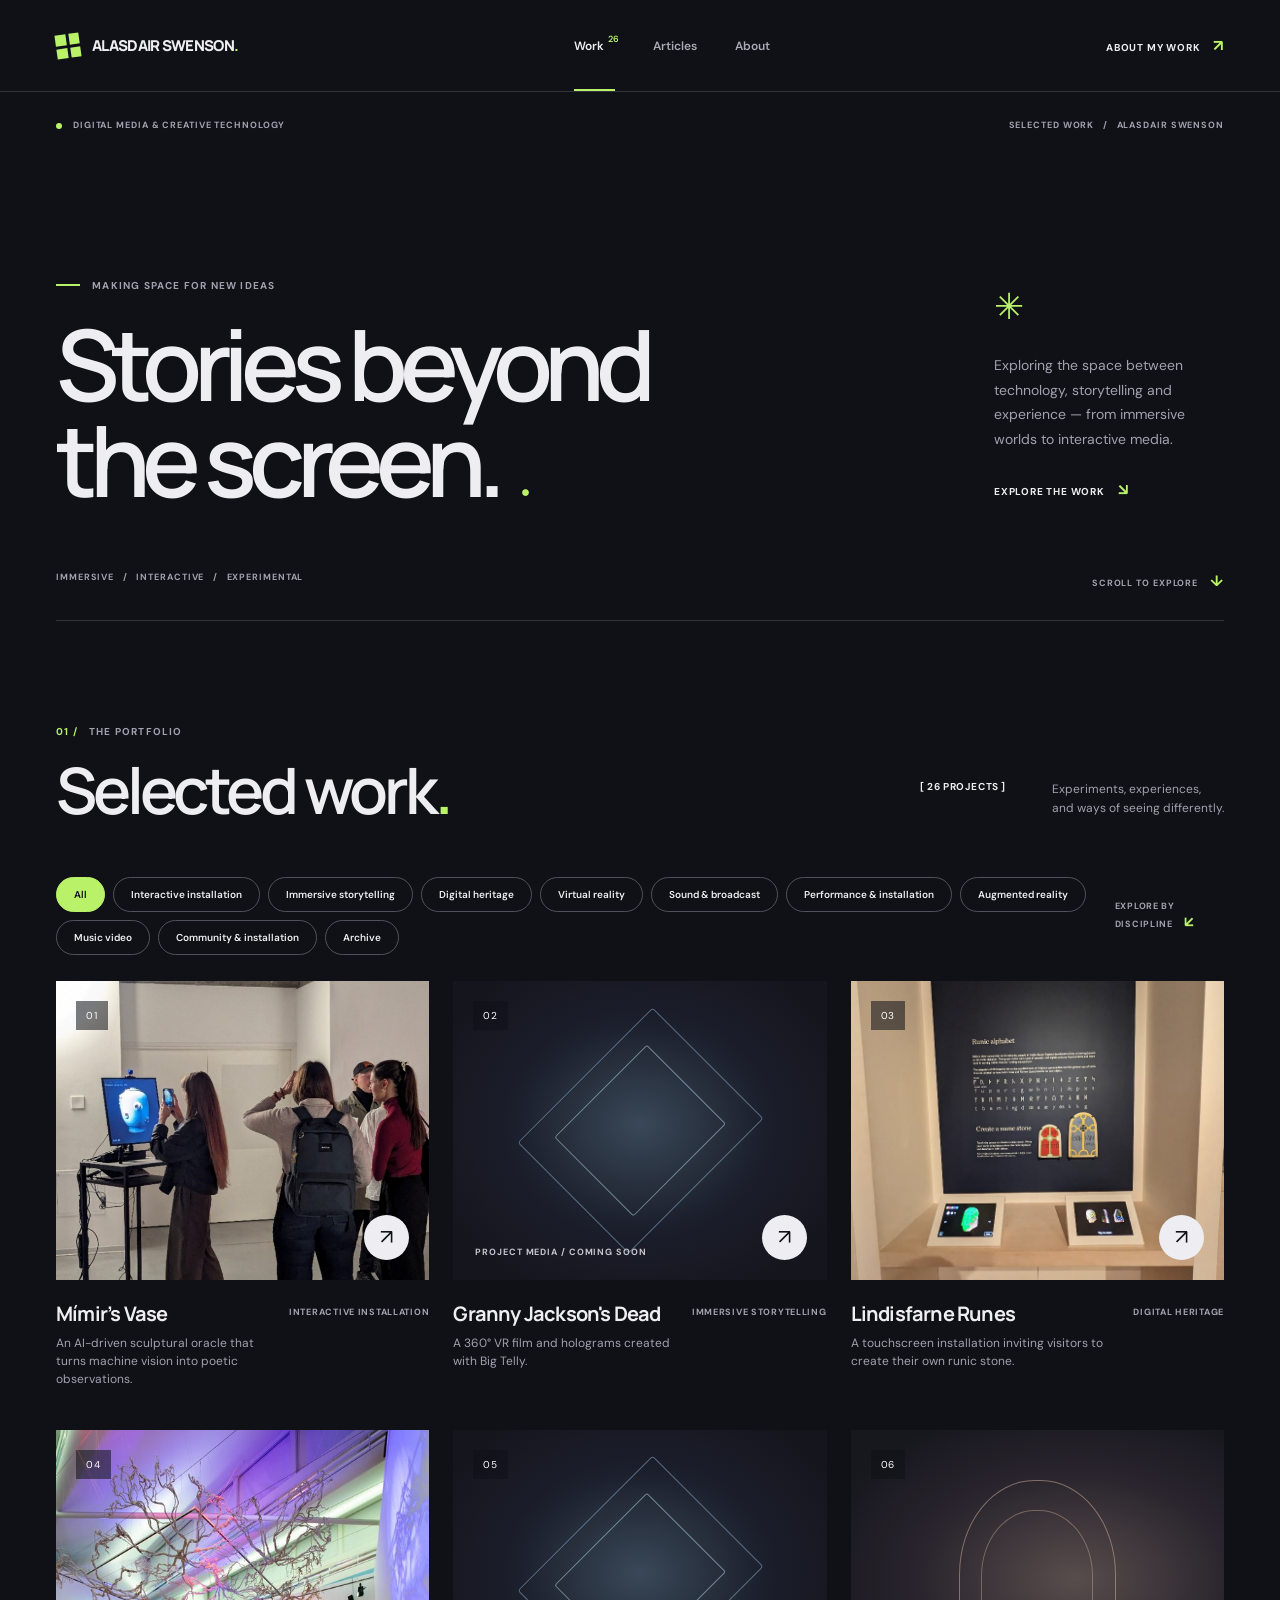
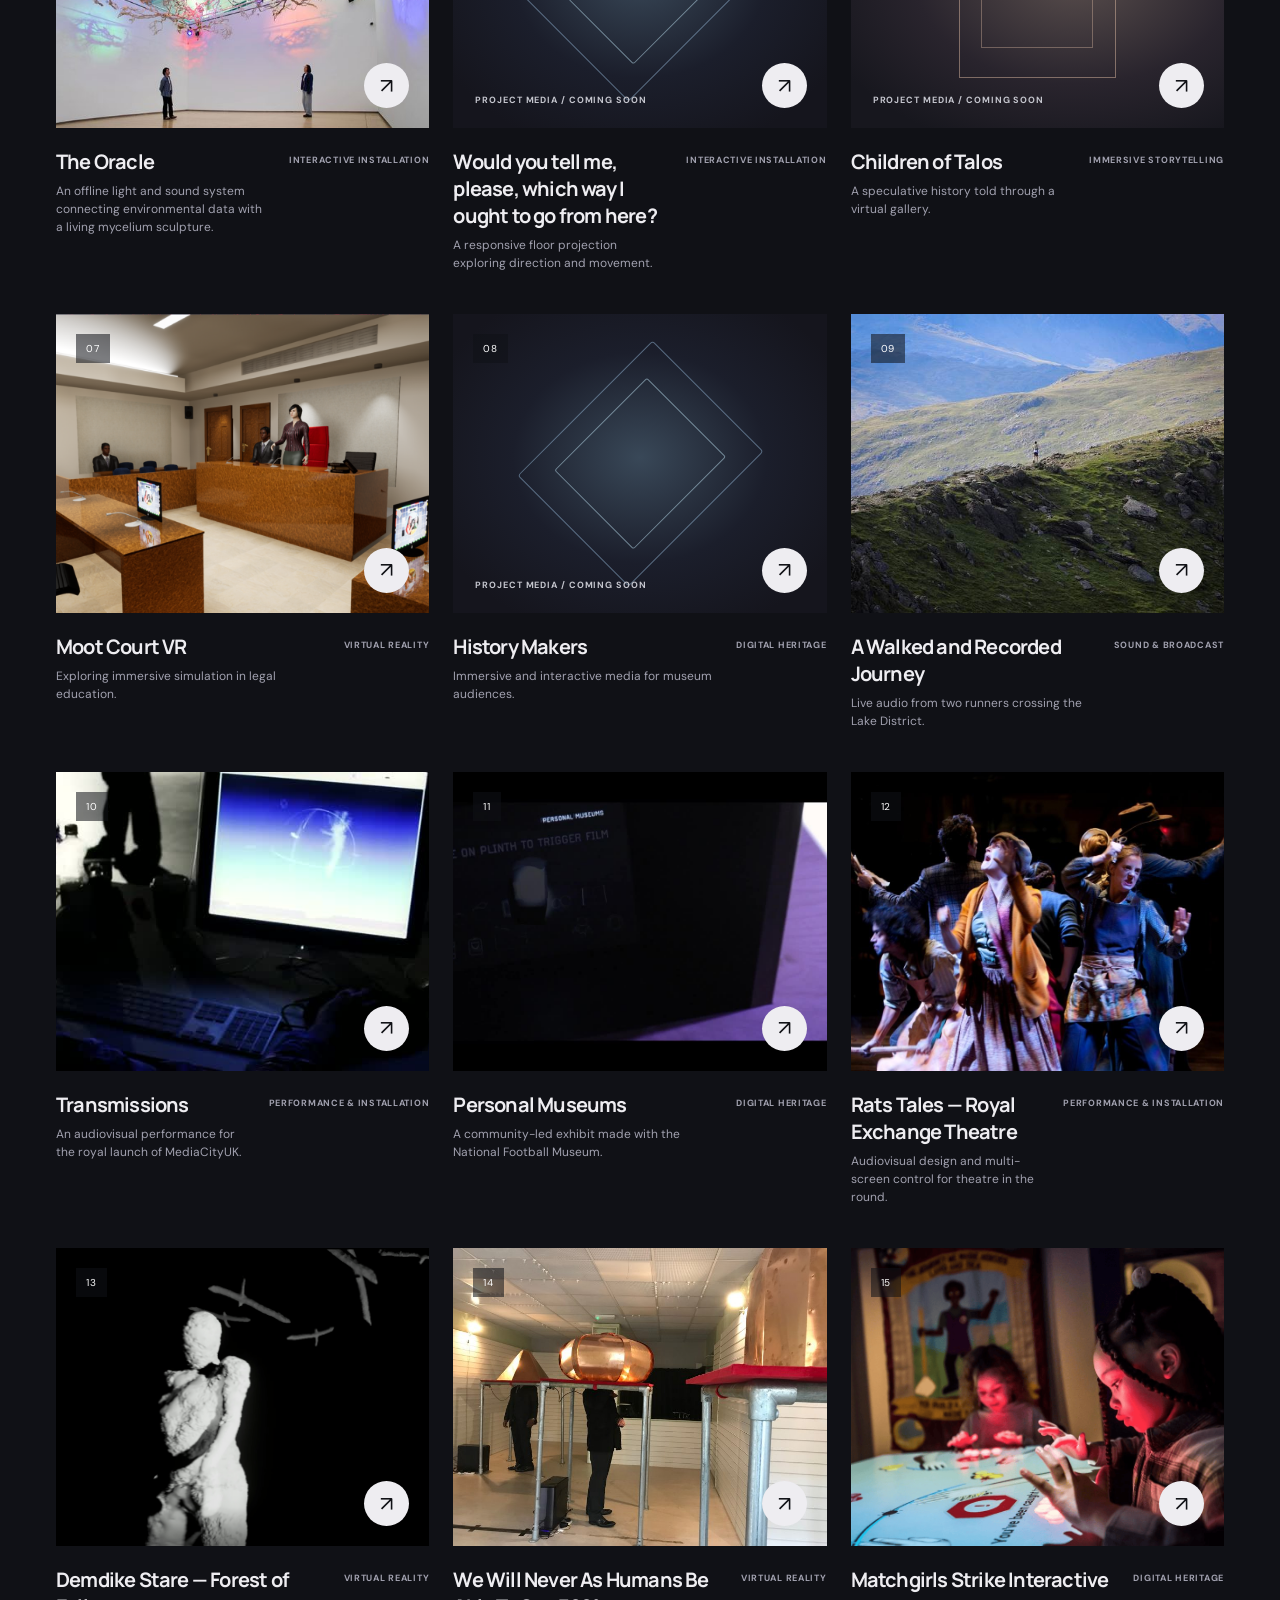
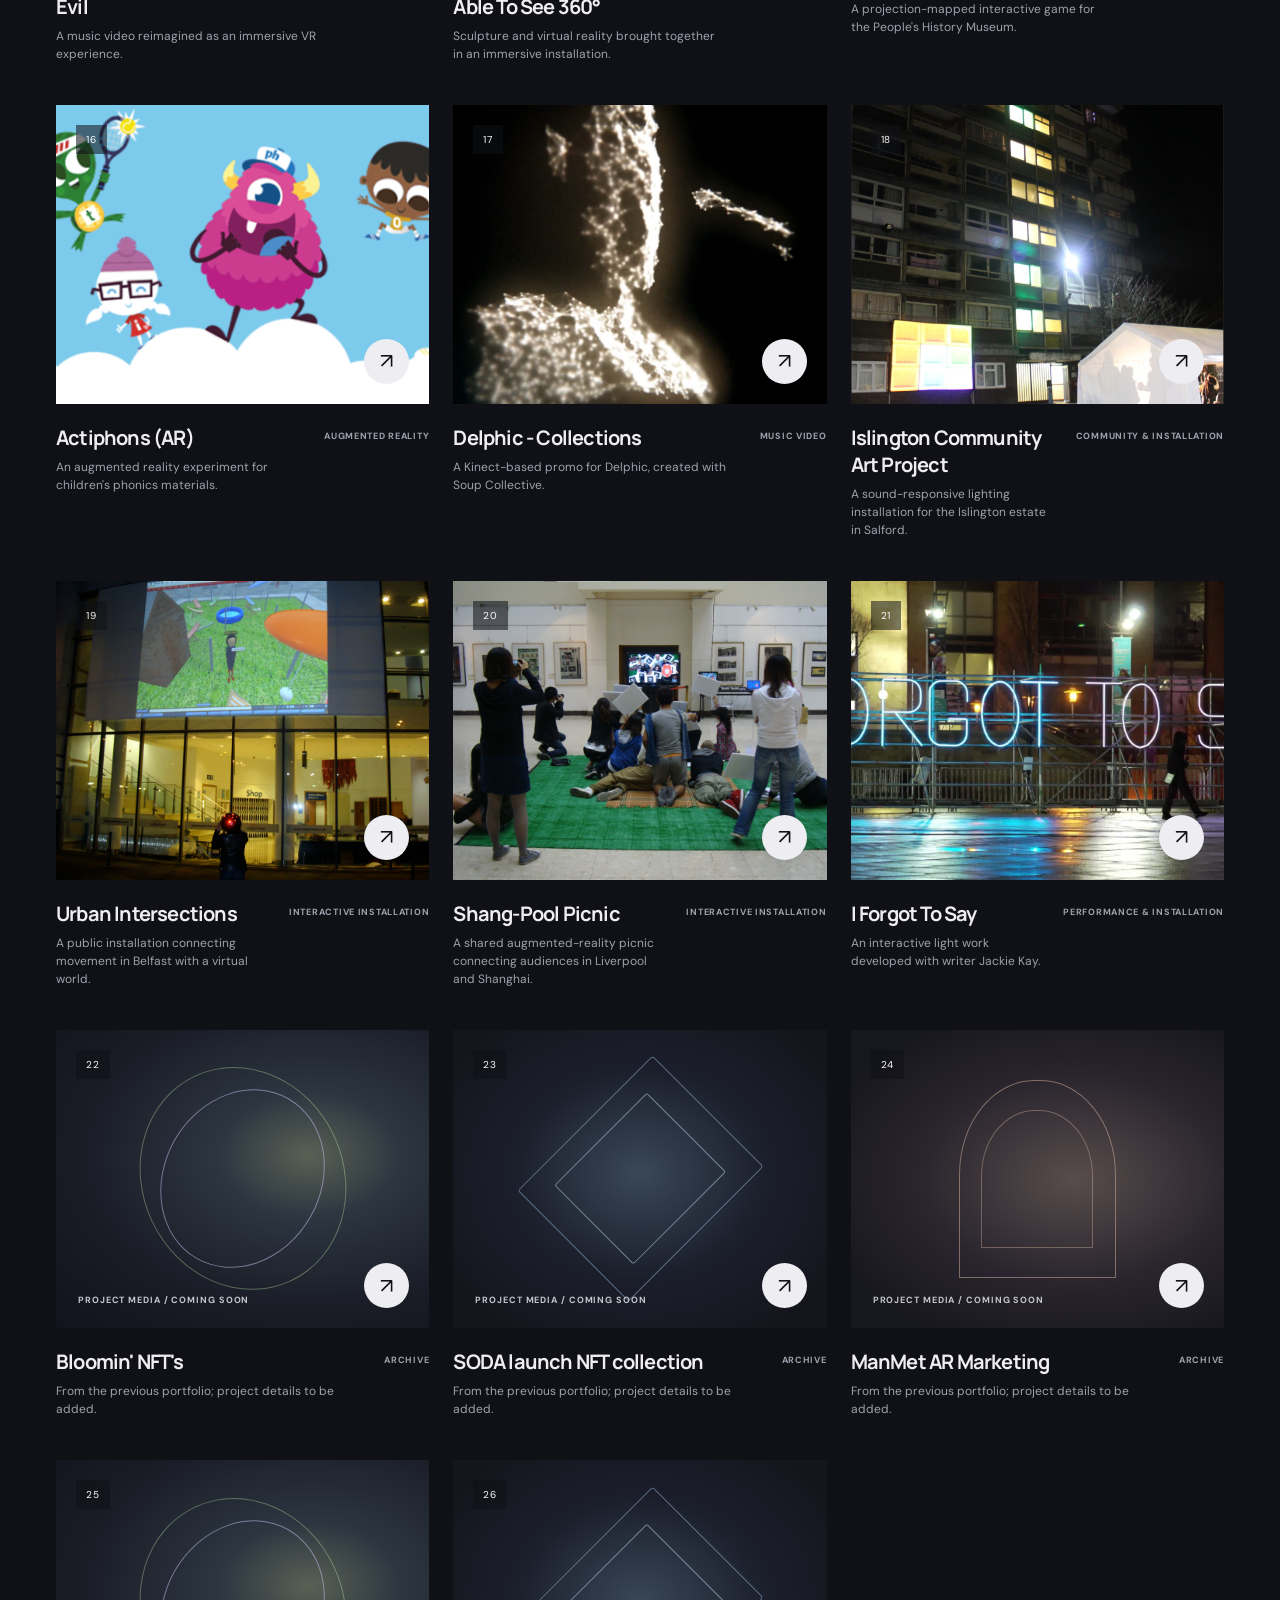
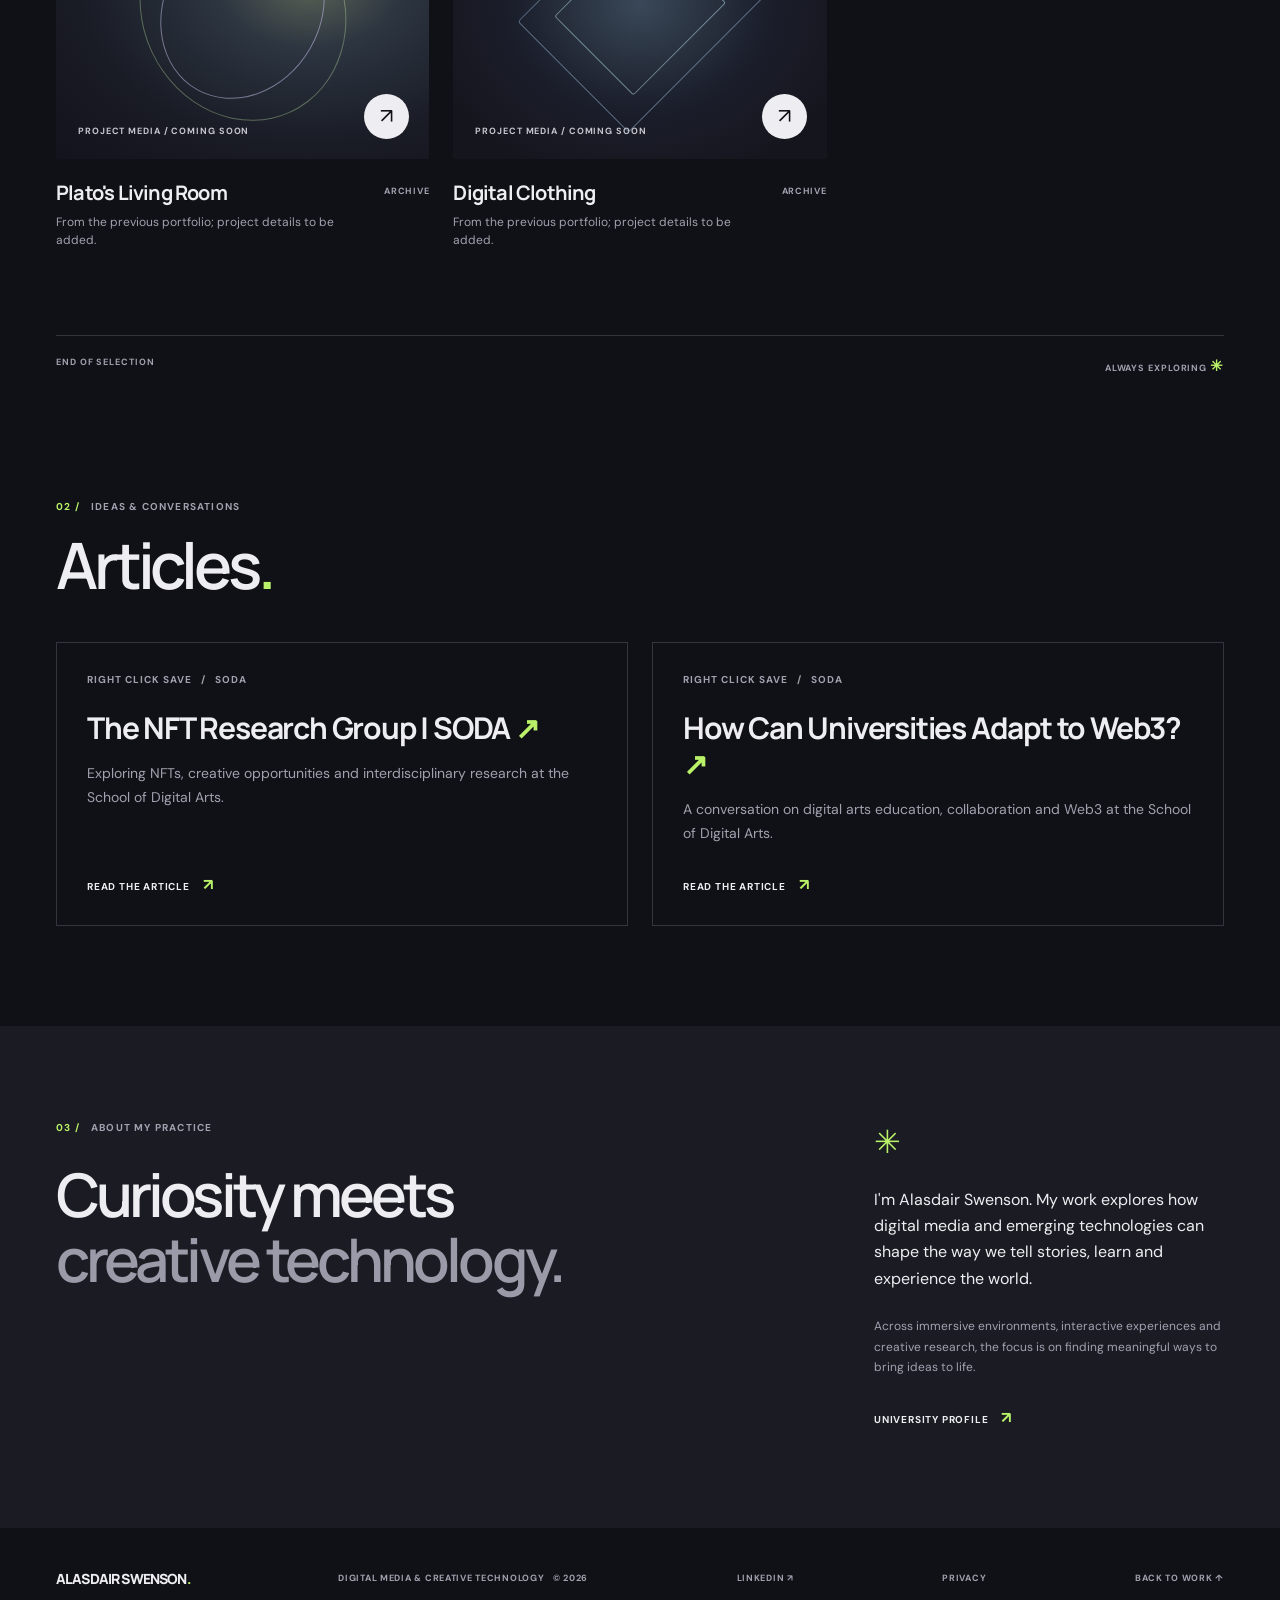
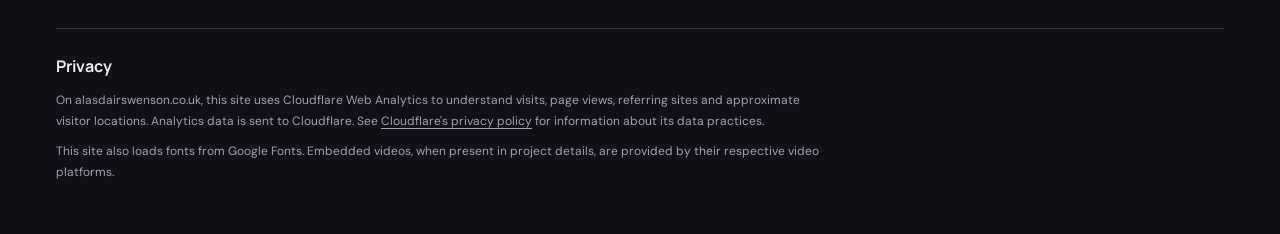
<file: index.html>
<!doctype html>
<html lang="en">
  <head>
    <meta charset="utf-8">
    <meta name="viewport" content="width=device-width, initial-scale=1">
    <meta name="theme-color" content="#101116">
    <meta name="description" content="Selected work in digital media, immersive experiences and creative technology by Alasdair Swenson.">
    <title>Alasdair Swenson — Digital media & immersive experiences</title>
    <link rel="preconnect" href="https://fonts.googleapis.com">
    <link rel="preconnect" href="https://fonts.gstatic.com" crossorigin>
    <link href="https://fonts.googleapis.com/css2?family=DM+Sans:wght@400;500;600;700&family=Manrope:wght@400;500;600;700;800&display=swap" rel="stylesheet">
    <link rel="stylesheet" href="styles.css">
    <script defer src="projects.js"></script>
    <script defer src="app.js"></script>
  </head>
  <body>
    <header class="site-header" id="top">
      <a class="brand" href="#top" aria-label="Alasdair Swenson, home">
        <span class="brand-mark" aria-hidden="true"><span></span><span></span><span></span><span></span></span>
        <span>ALASDAIR SWENSON<span class="brand-dot">.</span></span>
      </a>
      <nav class="main-nav" aria-label="Main navigation">
        <a class="active" href="#work">Work <span class="nav-count" id="nav-count"></span></a>
        <a href="#articles">Articles</a>
        <a href="#about">About</a>
      </nav>
      <a class="header-cta" href="#about">ABOUT MY WORK <span aria-hidden="true">↗</span></a>
    </header>

    <main>
      <section class="hero wrap" aria-labelledby="hero-title">
        <div class="hero-topline"><span><span class="status-dot"></span> DIGITAL MEDIA &amp; CREATIVE TECHNOLOGY</span><span>SELECTED WORK &nbsp; / &nbsp; ALASDAIR SWENSON</span></div>
        <div class="hero-main">
          <div>
            <p class="eyebrow hero-eyebrow"><span class="tiny-line"></span> MAKING SPACE FOR NEW IDEAS</p>
            <h1 id="hero-title">Stories beyond<br><span>the screen.</span><span class="hero-period" aria-hidden="true">●</span></h1>
          </div>
          <div class="hero-side">
            <span class="asterisk" aria-hidden="true">✳</span>
            <p>Exploring the space between technology, storytelling and experience — from immersive worlds to interactive media.</p>
            <a href="#work" class="text-link">EXPLORE THE WORK <span aria-hidden="true">↘</span></a>
          </div>
        </div>
        <div class="hero-bottom"><span>IMMERSIVE &nbsp; / &nbsp; INTERACTIVE &nbsp; / &nbsp; EXPERIMENTAL</span><span>SCROLL TO EXPLORE <span aria-hidden="true">↓</span></span></div>
      </section>

      <section class="work-section wrap" id="work" aria-labelledby="work-title">
        <div class="section-heading">
          <div><p class="eyebrow"><span class="section-number">01 /</span> THE PORTFOLIO</p><h2 id="work-title">Selected work<span class="orange-dot">.</span></h2></div>
          <div class="work-intro"><span class="bracket">[ <span id="project-count">00</span> PROJECTS ]</span><p>Experiments, experiences,<br>and ways of seeing differently.</p></div>
        </div>
        <div class="filter-row">
          <div class="filters" id="filters" aria-label="Filter projects"></div>
          <span class="filter-note">EXPLORE BY DISCIPLINE <span aria-hidden="true">↙</span></span>
        </div>
        <div class="project-grid" id="project-grid"></div>
        <p class="empty-state" id="empty-state" hidden>No projects in this category yet.</p>
        <div class="end-note"><span>END OF SELECTION</span><span>ALWAYS EXPLORING <span aria-hidden="true">✳</span></span></div>
      </section>

      <section class="articles-section wrap" id="articles" aria-labelledby="articles-title">
        <div class="section-heading">
          <div><p class="eyebrow"><span class="section-number">02 /</span> IDEAS &amp; CONVERSATIONS</p><h2 id="articles-title">Articles<span class="orange-dot">.</span></h2></div>
        </div>
        <div class="articles-grid">
          <article class="article-card">
            <p class="article-source">RIGHT CLICK SAVE &nbsp; / &nbsp; SODA</p>
            <h3><a href="https://www.rightclicksave.com/article/the-nft-research-group-school-of-digital-arts-manchester-metropolitan-university" target="_blank" rel="noopener noreferrer">The NFT Research Group | SODA <span aria-hidden="true">↗</span></a></h3>
            <p>Exploring NFTs, creative opportunities and interdisciplinary research at the School of Digital Arts.</p>
            <a class="text-link" href="https://www.rightclicksave.com/article/the-nft-research-group-school-of-digital-arts-manchester-metropolitan-university" target="_blank" rel="noopener noreferrer">READ THE ARTICLE <span aria-hidden="true">↗</span><span class="visually-hidden">: The NFT Research Group | SODA</span></a>
          </article>
          <article class="article-card">
            <p class="article-source">RIGHT CLICK SAVE &nbsp; / &nbsp; SODA</p>
            <h3><a href="https://www.rightclicksave.com/article/how-can-universities-adapt-to-web3-school-of-digital-arts-manchester-metropolitan-university" target="_blank" rel="noopener noreferrer">How Can Universities Adapt to Web3? <span aria-hidden="true">↗</span></a></h3>
            <p>A conversation on digital arts education, collaboration and Web3 at the School of Digital Arts.</p>
            <a class="text-link" href="https://www.rightclicksave.com/article/how-can-universities-adapt-to-web3-school-of-digital-arts-manchester-metropolitan-university" target="_blank" rel="noopener noreferrer">READ THE ARTICLE <span aria-hidden="true">↗</span><span class="visually-hidden">: How Can Universities Adapt to Web3?</span></a>
          </article>
        </div>
      </section>

      <section class="about-section" id="about">
        <div class="wrap about-inner">
          <div><p class="eyebrow"><span class="section-number">03 /</span> ABOUT MY PRACTICE</p><h2>Curiosity meets<br><span>creative technology.</span></h2></div>
          <div class="about-copy"><span class="about-icon" aria-hidden="true">✳</span><p>I'm Alasdair Swenson. My work explores how digital media and emerging technologies can shape the way we tell stories, learn and experience the world.</p><p class="about-small">Across immersive environments, interactive experiences and creative research, the focus is on finding meaningful ways to bring ideas to life.</p><a class="text-link" href="https://www.mmu.ac.uk/about-us/faculties/arts-humanities/schools/school-of-digital-arts/staff/profile/alasdair-swenson" target="_blank" rel="noopener noreferrer">UNIVERSITY PROFILE <span aria-hidden="true">↗</span></a></div>
        </div>
      </section>
    </main>
    <footer class="site-footer wrap"><a class="footer-brand" href="#top">ALASDAIR SWENSON<span>.</span></a><p>DIGITAL MEDIA &amp; CREATIVE TECHNOLOGY &nbsp; © <span id="year"></span></p><a href="https://uk.linkedin.com/in/alasdairswenson" target="_blank" rel="noopener noreferrer">LINKEDIN ↗</a><a href="#privacy">PRIVACY</a><a href="#work">BACK TO WORK ↑</a></footer>
    <section class="privacy-section wrap" id="privacy" aria-labelledby="privacy-title">
      <h2 id="privacy-title">Privacy</h2>
      <p>On alasdairswenson.co.uk, this site uses Cloudflare Web Analytics to understand visits, page views, referring sites and approximate visitor locations. Analytics data is sent to Cloudflare. See <a href="https://www.cloudflare.com/privacypolicy/" target="_blank" rel="noopener noreferrer">Cloudflare's privacy policy</a> for information about its data practices.</p>
      <p>This site also loads fonts from Google Fonts. Embedded videos, when present in project details, are provided by their respective video platforms.</p>
    </section>

    <dialog class="project-dialog" id="project-dialog" aria-labelledby="dialog-title">
      <div class="dialog-shell">
        <div class="dialog-top"><span>ALASDAIR SWENSON &nbsp; / &nbsp; PROJECT DETAILS</span><button class="dialog-close" type="button" aria-label="Close project details">CLOSE <span aria-hidden="true">×</span></button></div>
        <div id="dialog-content"></div>
      </div>
    </dialog>
    <script>
      if (location.hostname === "alasdairswenson.co.uk" || location.hostname === "www.alasdairswenson.co.uk") {
        const beacon = document.createElement("script");
        beacon.type = "module";
        beacon.src = "https://static.cloudflareinsights.com/beacon.min.js";
        beacon.setAttribute("data-cf-beacon", '{"token":"58b7d4e7d8744234b50407b8e5e3b026"}');
        document.body.append(beacon);
      }
    </script>
  </body>
</html>
</file>
<file: styles.css>
:root{--ink:#252722;--muted:#777a71;--paper:#f5f4ef;--line:#d8d9d0;--accent:#e55d3b;--font:"DM Sans",sans-serif;--display:"Manrope",sans-serif}
*{box-sizing:border-box}
html{scroll-behavior:smooth}
body{margin:0;background:var(--paper);color:var(--ink);font-family:var(--font);-webkit-font-smoothing:antialiased}
button,a{font:inherit}
a{color:inherit;text-decoration:none}
button{color:inherit}
button:focus-visible,a:focus-visible{outline:2px solid var(--accent);outline-offset:4px}
.wrap{width:min(100% - 112px,1440px);margin-inline:auto}
.site-header{height:92px;display:flex;align-items:center;justify-content:space-between;padding:0 56px;border-bottom:1px solid var(--line)}
.brand{display:inline-flex;align-items:center;gap:12px;font-family:var(--display);font-size:15px;letter-spacing:-.7px;font-weight:800;white-space:nowrap}
.brand-mark{width:24px;height:24px;display:grid;grid-template-columns:repeat(2,1fr);gap:3px;transform:rotate(-8deg)}
.brand-mark span{background:var(--accent);border-radius:1px}.brand-mark span:nth-child(2){border-radius:100% 1px 1px 1px}.brand-mark span:nth-child(3){border-radius:1px 1px 1px 100%}
.brand-amp{font-weight:400}.brand-dot,.orange-dot{color:var(--accent)}
.main-nav{display:flex;align-items:center;gap:38px;height:100%;font-size:12px;font-weight:600}
.main-nav a{height:100%;display:flex;align-items:center;position:relative;color:#81837c}.main-nav a.active{color:var(--ink)}.main-nav a.active:after{content:"";position:absolute;bottom:0;left:0;right:0;height:2px;background:var(--accent)}
.nav-count{font-size:9px;color:var(--accent);align-self:center;transform:translate(4px,-7px)}
.header-cta,.text-link{font-size:10px;font-weight:700;letter-spacing:.08em}.header-cta span,.text-link span{font-size:16px;margin-left:10px;color:var(--accent)}
.hero{padding-top:27px}.hero-topline,.hero-bottom{display:flex;justify-content:space-between;font-size:9px;font-weight:700;letter-spacing:.1em;color:#81847a}
.status-dot{display:inline-block;width:6px;height:6px;margin-right:8px;background:var(--accent);border-radius:50%;vertical-align:middle}
.hero-main{min-height:402px;display:flex;justify-content:space-between;align-items:end;padding:65px 0 62px}
.eyebrow{font-size:10px;font-weight:700;letter-spacing:.12em;margin:0;color:#7f8278}.hero-eyebrow{margin-bottom:24px}.tiny-line{display:inline-block;width:24px;height:2px;margin:0 9px 3px 0;background:var(--accent)}
h1,h2,h3,p{margin-top:0}h1,h2,h3{font-family:var(--display)}
h1{font-size:clamp(72px,8.5vw,130px);letter-spacing:-.085em;line-height:.98;font-weight:600;margin:0}
h1>span:first-child{color:#999d90}.hero-period{font-size:.16em;color:var(--accent);vertical-align:baseline;margin-left:23px}
.hero-side{width:230px;padding-bottom:9px;margin-left:30px}.asterisk{display:block;color:var(--accent);font-size:36px;margin-bottom:23px}.hero-side p{font-size:14px;line-height:1.75;color:#777a70;margin-bottom:28px}
.hero-bottom{padding-bottom:29px;border-bottom:1px solid var(--line)}.hero-bottom span:last-child span{color:var(--accent);font-size:15px;padding-left:9px}
.work-section{max-width:1240px;padding-top:104px}.section-heading{display:flex;justify-content:space-between;align-items:end}.section-number{color:var(--accent);margin-right:8px}
.section-heading h2{font-size:clamp(42px,5vw,68px);letter-spacing:-.065em;font-weight:600;line-height:1;margin:20px 0 0}.work-intro{display:flex;gap:46px;align-items:start;padding-bottom:4px}.bracket{font-size:10px;letter-spacing:.06em;font-weight:700;white-space:nowrap}.work-intro p{font-size:12px;line-height:1.6;color:var(--muted);margin:0}
.filter-row{display:flex;align-items:center;justify-content:space-between;margin:55px 0 26px}.filters{display:flex;flex-wrap:wrap;gap:8px}.filter{border:1px solid #d5d7cf;background:transparent;border-radius:30px;padding:10px 17px;font-size:10px;font-weight:600;cursor:pointer;transition:background .2s,color .2s,border-color .2s}.filter:hover{border-color:var(--ink)}.filter.is-active{background:var(--ink);border-color:var(--ink);color:#fff}.filter-note{font-size:9px;font-weight:700;color:#9a9d94;letter-spacing:.08em}.filter-note span{color:var(--accent);font-size:15px;padding-left:8px}
.project-grid{display:grid;grid-template-columns:repeat(3,minmax(0,1fr));gap:42px 24px}
.card-button{display:block;width:100%;text-align:left;background:none;border:0;padding:0;cursor:pointer}.card-visual{position:relative;overflow:hidden;background:#e4e3da;aspect-ratio:1.25}
.card-image{width:100%;height:100%;object-fit:cover;display:block;transition:transform .65s cubic-bezier(.2,.7,.2,1)}.card-button:hover .card-image{transform:scale(1.035)}
.card-index{position:absolute;top:20px;left:20px;color:#fff;background:rgba(37,39,34,.35);padding:8px 10px;font-size:10px;letter-spacing:.08em}
.card-arrow{position:absolute;right:20px;bottom:20px;display:grid;place-items:center;width:45px;height:45px;background:var(--paper);border-radius:50%;font-size:21px;transition:background .2s,color .2s,transform .2s}.card-button:hover .card-arrow{background:var(--accent);color:white;transform:rotate(45deg)}
.card-info{display:flex;justify-content:space-between;gap:20px;padding-top:20px}.card-info h3{font-size:20px;letter-spacing:-.04em;margin:0 0 7px}.card-summary{font-size:12px;color:var(--muted);line-height:1.5;margin:0}.card-category{font-size:9px;letter-spacing:.08em;text-transform:uppercase;font-weight:700;color:#777a70;white-space:nowrap;padding-top:6px}
.empty-state{padding:50px 0;color:var(--muted)}.end-note{margin-top:86px;padding:20px 0;border-top:1px solid var(--line);display:flex;justify-content:space-between;font-size:9px;letter-spacing:.1em;font-weight:700;color:#92958a}.end-note span span{color:var(--accent);font-size:15px}
.articles-section{max-width:1240px;padding-top:104px}
.articles-grid{display:grid;grid-template-columns:repeat(2,minmax(0,1fr));gap:24px;margin-top:45px}
.article-card{border:1px solid var(--line);padding:30px;display:flex;flex-direction:column;align-items:flex-start}
.article-source{font-size:10px;font-weight:700;letter-spacing:.1em;color:var(--muted);margin:0 0 24px}
.article-card h3{font-size:clamp(22px,2.4vw,30px);letter-spacing:-.04em;line-height:1.2;margin:0 0 16px}
.article-card h3 span{color:var(--accent);white-space:nowrap}.article-card h3 a:hover{color:var(--accent)}
.article-card>p:not(.article-source){font-size:14px;line-height:1.7;color:var(--muted);margin:0 0 28px}
.article-card>.text-link{margin-top:auto}
.visually-hidden{position:absolute;width:1px;height:1px;padding:0;margin:-1px;overflow:hidden;clip:rect(0,0,0,0);white-space:nowrap;border:0}
.about-section{background:#e8e9e1;margin-top:100px}.about-inner{padding:95px 0 100px;display:grid;grid-template-columns:1.5fr 1fr;gap:50px}.about-inner h2{font-size:clamp(40px,4.7vw,68px);line-height:1.08;letter-spacing:-.065em;font-weight:600;margin:28px 0 0}.about-inner h2 span{color:#969b8e}.about-copy{max-width:350px;justify-self:end}.about-icon{color:var(--accent);font-size:32px}.about-copy>p{font-size:16px;line-height:1.65;margin:24px 0}.about-copy .about-small{font-size:12px;color:var(--muted);line-height:1.7;margin-bottom:30px}
.site-footer{min-height:100px;display:flex;align-items:center;justify-content:space-between;gap:20px}.footer-brand{font-family:var(--display);font-size:14px;font-weight:800;letter-spacing:-.06em}.footer-brand span{color:var(--accent)}.site-footer p,.site-footer>a:last-child{font-size:9px;letter-spacing:.08em;font-weight:700;color:#8a8d83;margin:0}
.project-dialog{border:0;padding:0;background:var(--paper);color:var(--ink);width:min(1100px,calc(100% - 48px));max-width:none;max-height:calc(100% - 48px);overscroll-behavior:contain}.project-dialog::backdrop{background:rgba(29,31,27,.75)}.dialog-shell{padding:32px 48px 65px}.dialog-top{display:flex;align-items:center;justify-content:space-between;border-bottom:1px solid var(--line);padding-bottom:22px;font-size:9px;font-weight:700;letter-spacing:.1em;color:var(--muted)}.dialog-close{background:none;border:0;font-size:10px;font-weight:700;letter-spacing:.08em;cursor:pointer}.dialog-close span{font-size:23px;color:var(--accent);vertical-align:middle;margin-left:8px}.detail-heading{display:flex;justify-content:space-between;align-items:end;gap:25px;padding:52px 0 35px}.detail-heading h2{font-size:clamp(38px,5vw,68px);line-height:1;letter-spacing:-.065em;margin:17px 0}.detail-summary{font-size:14px;color:var(--muted);margin:0;line-height:1.6}.detail-year{font-size:11px;font-weight:700}.detail-media{display:grid;gap:15px}.detail-image,.detail-video{display:block;width:100%;border:0;background:#e4e3da}.detail-image{height:auto}.detail-video{aspect-ratio:16/9}.detail-layout{display:grid;grid-template-columns:1.4fr 1fr;gap:70px;padding-top:48px}.detail-label{font-family:var(--font);font-size:10px;letter-spacing:.1em;color:var(--muted);margin:0 0 17px}.detail-about p{font-size:16px;line-height:1.8;max-width:540px}.detail-meta{display:grid;gap:28px}.detail-tags{display:flex;flex-wrap:wrap;gap:7px}.detail-tag{font-size:11px;border:1px solid var(--line);border-radius:30px;padding:8px 12px}.detail-links{display:grid;gap:12px}.detail-link{font-size:13px;text-decoration:underline;text-underline-offset:4px}.detail-link:hover{color:var(--accent)}
@media(max-width:980px){.project-grid{grid-template-columns:repeat(2,minmax(0,1fr))}}
@media(max-width:800px){.wrap{width:calc(100% - 48px)}.site-header{padding:0 24px;height:76px}.main-nav{gap:20px}.header-cta{display:none}.hero-main{min-height:350px;padding:60px 0 50px}.hero-side{width:190px}.hero-topline span:last-child{display:none}.work-section{padding-top:75px}.work-intro{gap:20px}.filter-note{display:none}.about-inner{grid-template-columns:1fr 1fr;gap:30px}.dialog-shell{padding:25px 28px 45px}}
@media(max-width:560px){.brand{font-size:13px}.brand-mark{width:20px;height:20px}.main-nav{font-size:11px}.hero-main{display:block;padding:70px 0 45px;min-height:0}h1{font-size:clamp(64px,14vw,90px)}.hero-side{width:auto;margin:40px 0 0;display:grid;grid-template-columns:32px 1fr;column-gap:15px;align-items:start}.asterisk{font-size:26px;margin:0}.hero-side p{font-size:13px;margin:0 0 17px}.hero-side .text-link{grid-column:2}.hero-bottom{font-size:8px}.section-heading{display:block}.work-intro{margin-top:22px}.work-intro p{display:none}.filter-row{margin-top:32px}.project-grid{grid-template-columns:1fr;gap:38px}.project-card:nth-child(n){grid-column:auto}.project-card:nth-child(n) .card-visual{aspect-ratio:1.25}.card-info h3{font-size:18px}.card-category{font-size:8px}.end-note{margin-top:60px;font-size:8px}.about-section{margin-top:75px}.about-inner{padding:70px 0;grid-template-columns:1fr}.about-copy{justify-self:start;margin-top:10px}.site-footer{flex-wrap:wrap;padding:26px 0}.site-footer p{order:3;width:100%}.project-dialog{width:calc(100% - 24px);max-height:calc(100% - 24px)}.dialog-shell{padding:22px 20px 35px}.detail-heading{padding:38px 0 28px}.detail-layout{grid-template-columns:1fr;gap:25px;padding-top:35px}}
@media(prefers-reduced-motion:reduce){html{scroll-behavior:auto}*,*::before,*::after{transition:none!important}}

/* Digital media portfolio palette and abstract media placeholders. */
:root{--ink:#eeedf1;--muted:#a1a1af;--paper:#101116;--line:#34343e;--accent:#b9f269}
body{background:var(--paper)}
.brand-mark span{border-radius:0!important}
.main-nav a{color:#aaaab6}
.hero-topline,.hero-bottom,.eyebrow,.end-note{color:#a1a1af}
.hero-main{min-height:440px}
h1{font-size:clamp(64px,7.7vw,116px)}
h1>span:first-child,.about-inner h2 span{color:#9a9aa8}
.hero-side p,.work-intro p,.about-copy .about-small,.card-summary{color:#a1a1af}
.filter{border-color:#51515e}
.filter.is-active{background:var(--accent);border-color:var(--accent);color:#101116}
.filter-note,.card-category{color:#a1a1af}
.card-visual{background:#24232f}
.card-placeholder{position:absolute;inset:0;overflow:hidden;background:radial-gradient(ellipse at 68% 42%,#596155 0%,#2c3540 26%,#191b25 65%,#12131c 100%)}
.card-placeholder::before,.card-placeholder::after{content:"";position:absolute;inset:12% 23%;border:1px solid rgba(201,239,171,.35);border-radius:50%;transform:rotate(-25deg)}
.card-placeholder::after{inset:19% 29%;border-color:rgba(205,197,245,.5);transform:rotate(30deg)}
.placeholder-2{background:radial-gradient(ellipse at 50% 48%,#394858,#1b1e2b 48%,#15151d 85%)}
.placeholder-2::before{inset:18% 29%;border-radius:2%;transform:rotate(45deg);border-color:rgba(160,198,231,.45)}
.placeholder-2::after{inset:28% 35%;border-radius:2%;transform:rotate(45deg);border-color:rgba(189,226,242,.5)}
.placeholder-3{background:radial-gradient(ellipse at 60% 50%,#584d4c,#29242d 50%,#17171e 85%)}
.placeholder-3::before{inset:17% 29%;border-radius:48% 48% 0 0;transform:none;border-color:rgba(234,197,171,.45)}
.placeholder-3::after{inset:27% 35%;border-radius:48% 48% 0 0;transform:none;border-color:rgba(234,197,171,.35)}
.placeholder-label{position:absolute;bottom:22px;left:22px;color:#c5c6ce;font-size:9px;letter-spacing:.1em;font-weight:700}
.card-index{background:rgba(16,17,22,.55)}
.card-arrow{background:#eeedf1;color:#101116}
.card-button:hover .card-arrow{background:var(--accent);color:#101116}
.about-section{background:#1b1c23}
.site-footer p,.site-footer>a:not(.footer-brand){font-size:9px;letter-spacing:.08em;font-weight:700;color:#a1a1af}
.project-dialog{background:#181920}
.detail-image,.detail-video{background:#24232f}
.detail-link:hover{color:var(--accent)}
@media(max-width:560px){.hero-main{min-height:0}h1{font-size:clamp(48px,11vw,70px)}.placeholder-label{font-size:8px}}
@media(max-width:800px){.articles-section{padding-top:75px}}
@media(max-width:560px){.main-nav{gap:8px}.articles-grid{grid-template-columns:1fr;margin-top:30px}.article-card{padding:24px}}
@media(max-width:400px){.site-header{padding:0 16px}.brand{font-size:11px;gap:8px}.main-nav{font-size:10px}}
.privacy-section{padding:0 0 42px;border-top:1px solid var(--line);color:var(--muted);font-size:12px;line-height:1.7}
.privacy-section h2{color:var(--ink);font-size:16px;margin:24px 0 10px}
.privacy-section p{max-width:780px;margin-bottom:10px}
.privacy-section a{text-decoration:underline;text-underline-offset:3px}
.detail-audio{width:100%;margin:12px 0}
.detail-about p{white-space:pre-line}
.detail-media-item{margin:0;min-width:0}
.detail-media-credit{padding:9px 0 7px;color:var(--muted);font-size:11px;line-height:1.5;letter-spacing:.02em}
.detail-layout{padding-top:0}
.detail-layout + .detail-media{margin-top:40px}
@media(max-width:560px){.detail-layout{padding-top:0}.detail-layout + .detail-media{margin-top:30px}}
</file>
